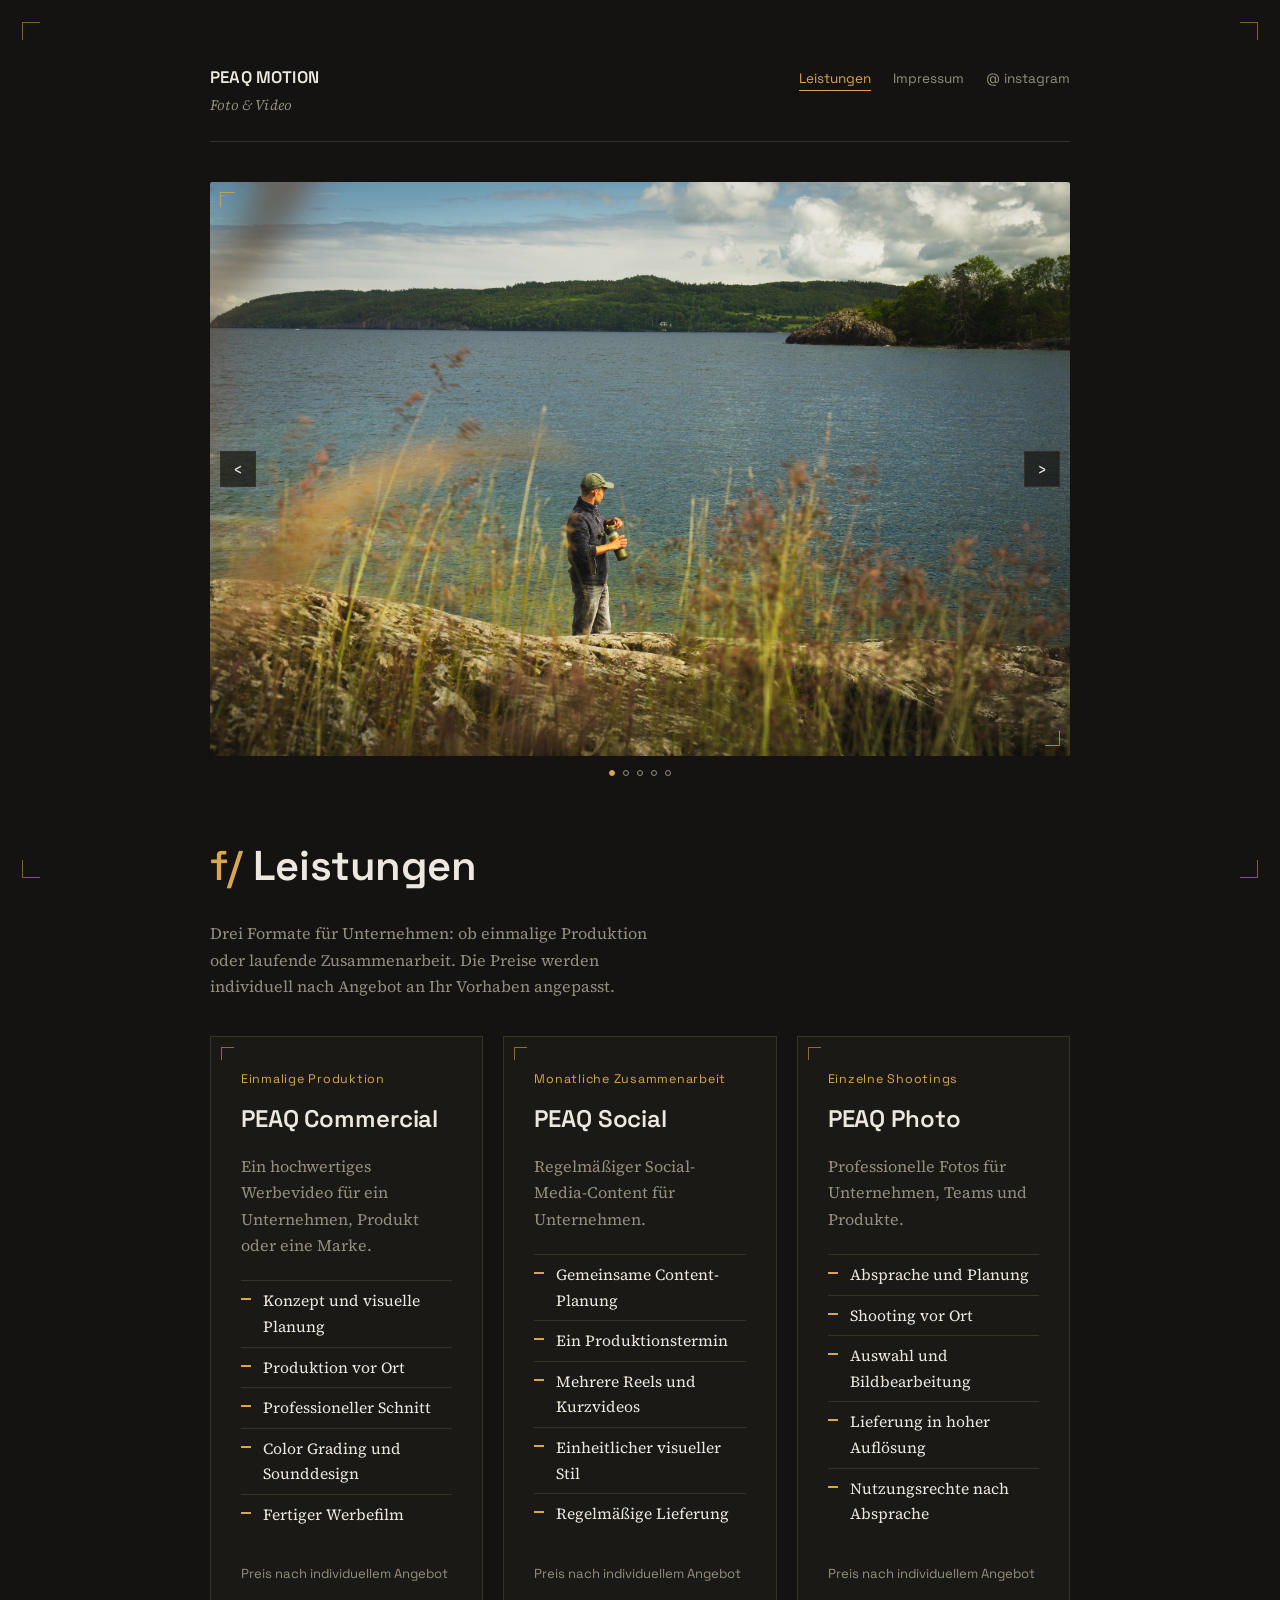
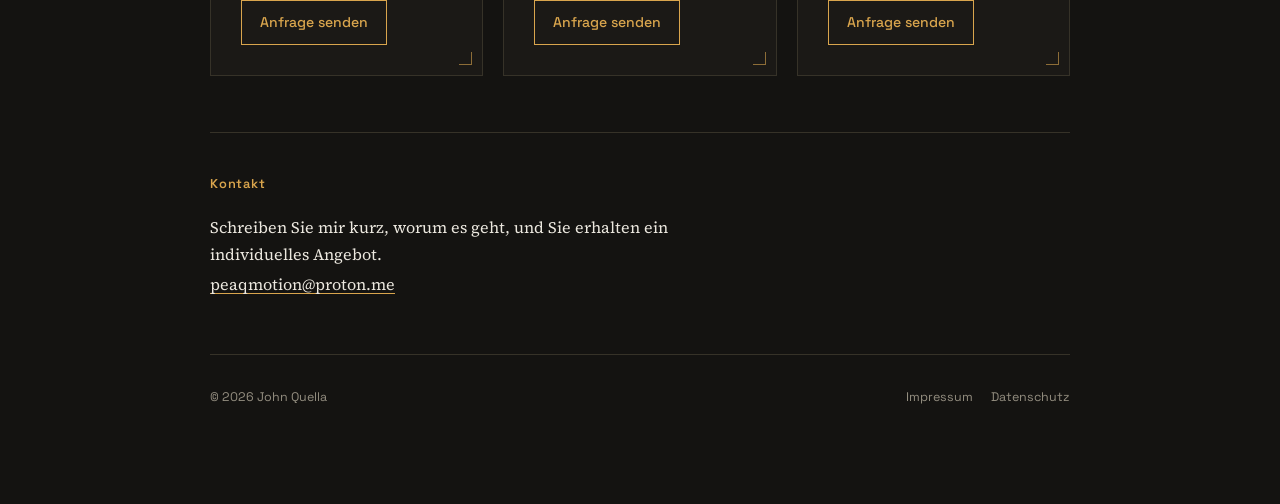
<file: index.html>
<!DOCTYPE html>
<html lang="de">
<head>
<meta charset="UTF-8">
<meta name="viewport" content="width=device-width, initial-scale=1">
<title>PEAQ MOTION – Foto &amp; Video</title>
<meta name="description" content="PEAQ MOTION – Werbevideos und Social-Media-Content für Unternehmen. Foto und Video aus Rostock.">
<link rel="icon" href="favicon.svg" type="image/svg+xml">
<link rel="stylesheet" href="style.css">
</head>
<body>

  <div class="frame-mark tl"></div>
  <div class="frame-mark tr"></div>
  <div class="frame-mark bl"></div>
  <div class="frame-mark br"></div>

  <main>
    <header>
      <a class="brand" href="index.html">
        PEAQ MOTION
        <span>Foto &amp; Video</span>
      </a>
      <nav>
        <a href="index.html" aria-current="page">Leistungen</a>
        <a href="impressum.html">Impressum</a>
        <a href="https://instagram.com/peaq.motion">@ instagram</a>
      </nav>
    </header>

    <div class="carousel" aria-roledescription="Karussell" aria-label="Fotos">
      <div class="carousel-viewport">
        <div class="carousel-track" id="carTrack">
          <figure class="slide"><img src="fotos/foto-1.jpeg" alt="" loading="lazy" onerror="this.parentElement.classList.add('slide--empty')"><span class="ph">Foto 1</span></figure>
          <figure class="slide"><img src="fotos/foto-2.jpeg" alt="" loading="lazy" onerror="this.parentElement.classList.add('slide--empty')"><span class="ph">Foto 2</span></figure>
          <figure class="slide"><img src="fotos/foto-3.jpeg" alt="" loading="lazy" onerror="this.parentElement.classList.add('slide--empty')"><span class="ph">Foto 3</span></figure>
          <figure class="slide"><img src="fotos/foto-4.jpeg" alt="" loading="lazy" onerror="this.parentElement.classList.add('slide--empty')"><span class="ph">Foto 4</span></figure>
          <figure class="slide"><img src="fotos/foto-5.jpeg" alt="" loading="lazy" onerror="this.parentElement.classList.add('slide--empty')"><span class="ph">Foto 5</span></figure>
        </div>
        <button class="car-btn prev" id="carPrev" aria-label="Vorheriges Foto">‹</button>
        <button class="car-btn next" id="carNext" aria-label="Nächstes Foto">›</button>
      </div>
      <div class="car-dots" id="carDots"></div>
    </div>

    <div class="block">
      <h1><span class="fstop">f/</span> Leistungen</h1>
      <p class="intro">Drei Formate für Unternehmen: ob einmalige Produktion oder laufende Zusammenarbeit. Die Preise werden individuell nach Angebot an Ihr Vorhaben angepasst.</p>

      <div class="cards">
        <article class="card">
          <p class="tag">Einmalige Produktion</p>
          <h3>PEAQ Commercial</h3>
          <p class="lead">Ein hochwertiges Werbevideo für ein Unternehmen, Produkt oder eine Marke.</p>
          <ul>
            <li>Konzept und visuelle Planung</li>
            <li>Produktion vor Ort</li>
            <li>Professioneller Schnitt</li>
            <li>Color Grading und Sounddesign</li>
            <li>Fertiger Werbefilm</li>
          </ul>
          <p class="price">Preis nach individuellem Angebot</p>
          <a class="btn" href="mailto:peaqmotion@proton.me?subject=Anfrage%20PEAQ%20Commercial">Anfrage senden</a>
        </article>

        <article class="card">
          <p class="tag">Monatliche Zusammenarbeit</p>
          <h3>PEAQ Social</h3>
          <p class="lead">Regelmäßiger Social-Media-Content für Unternehmen.</p>
          <ul>
            <li>Gemeinsame Content-Planung</li>
            <li>Ein Produktionstermin</li>
            <li>Mehrere Reels und Kurzvideos</li>
            <li>Einheitlicher visueller Stil</li>
            <li>Regelmäßige Lieferung</li>
          </ul>
          <p class="price">Preis nach individuellem Angebot</p>
          <a class="btn" href="mailto:peaqmotion@proton.me?subject=Anfrage%20PEAQ%20Social">Anfrage senden</a>
        </article>

        <article class="card">
  <p class="tag">Einzelne Shootings</p>
  <h3>PEAQ Photo</h3>
  <p class="lead">Professionelle Fotos für Unternehmen, Teams und Produkte.</p>
  <ul>
    <li>Absprache und Planung</li>
    <li>Shooting vor Ort</li>
    <li>Auswahl und Bildbearbeitung</li>
    <li>Lieferung in hoher Auflösung</li>
    <li>Nutzungsrechte nach Absprache</li>
  </ul>
  <p class="price">Preis nach individuellem Angebot</p>
  <a class="btn" href="mailto:peaqmotion@proton.me?subject=Anfrage%20PEAQ%20Photo">Anfrage senden</a>
</article>
      </div>
    </div>

    <div class="block">
      <h2>Kontakt</h2>
      <p>Schreiben Sie mir kurz, worum es geht, und Sie erhalten ein individuelles Angebot.</p>
      <p><a class="mail" href="mailto:peaqmotion@proton.me">peaqmotion@proton.me</a></p>
    </div>

    <footer>
      <span>© 2026 John Quella</span>
      <span class="links">
        <a href="impressum.html">Impressum</a>
        <a href="impressum.html#datenschutz">Datenschutz</a>
      </span>
    </footer>
  </main>

  <script>
    (function () {
      var track = document.getElementById('carTrack');
      var dotsWrap = document.getElementById('carDots');
      var slides = track.children.length;
      var current = 0;

      for (var i = 0; i < slides; i++) {
        var dot = document.createElement('button');
        dot.className = 'car-dot';
        dot.setAttribute('aria-label', 'Foto ' + (i + 1));
        dot.addEventListener('click', (function (idx) { return function () { goTo(idx); }; })(i));
        dotsWrap.appendChild(dot);
      }

      function update() {
        track.style.transform = 'translateX(-' + (current * 100) + '%)';
        var dots = dotsWrap.children;
        for (var i = 0; i < dots.length; i++) {
          dots[i].setAttribute('aria-current', i === current ? 'true' : 'false');
        }
      }
      function goTo(idx) { current = (idx + slides) % slides; update(); }

      document.getElementById('carPrev').addEventListener('click', function () { goTo(current - 1); });
      document.getElementById('carNext').addEventListener('click', function () { goTo(current + 1); });

      var carousel = document.querySelector('.carousel');
      carousel.setAttribute('tabindex', '0');
      carousel.addEventListener('keydown', function (e) {
        if (e.key === 'ArrowLeft') goTo(current - 1);
        if (e.key === 'ArrowRight') goTo(current + 1);
      });

      var startX = null;
      var viewport = document.querySelector('.carousel-viewport');
      viewport.addEventListener('touchstart', function (e) { startX = e.touches[0].clientX; }, { passive: true });
      viewport.addEventListener('touchend', function (e) {
        if (startX === null) return;
        var diff = e.changedTouches[0].clientX - startX;
        if (diff > 40) goTo(current - 1);
        if (diff < -40) goTo(current + 1);
        startX = null;
      });

      update();
    })();
  </script>
</body>
</html>
</file>
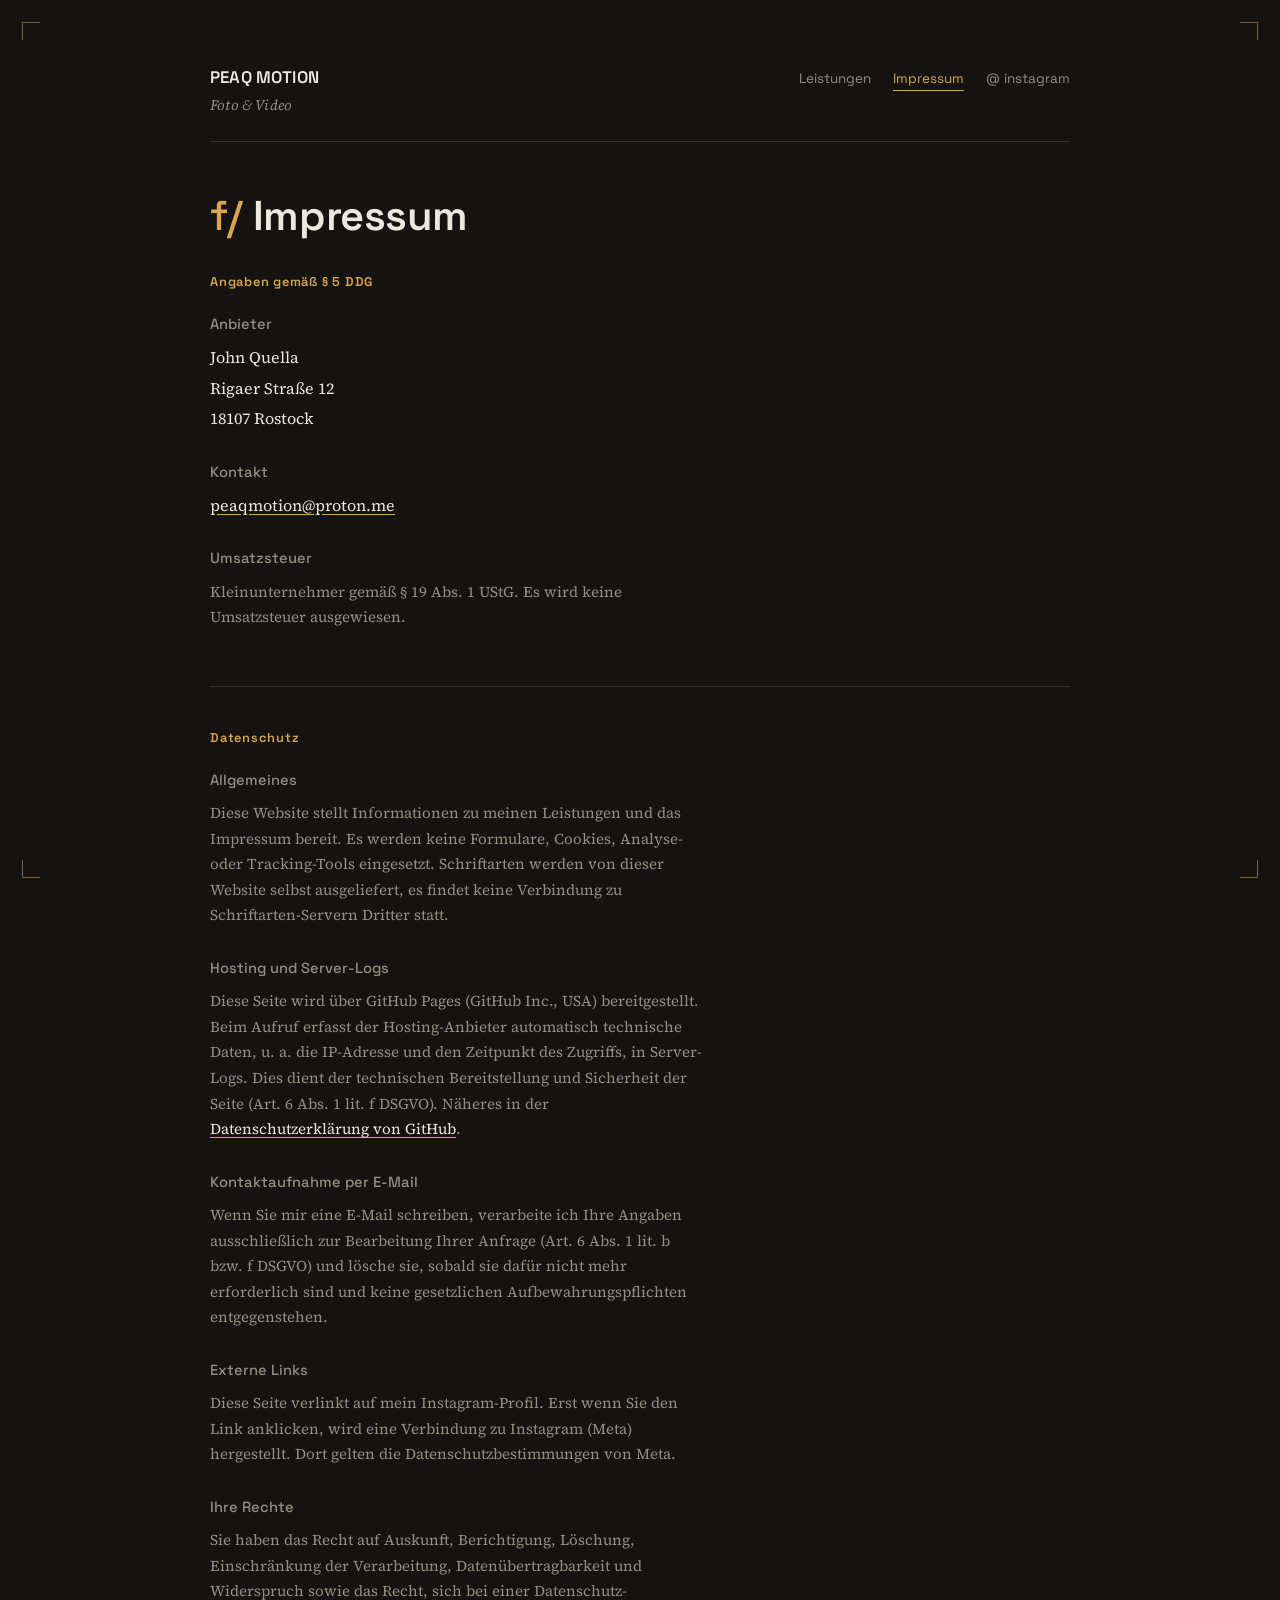
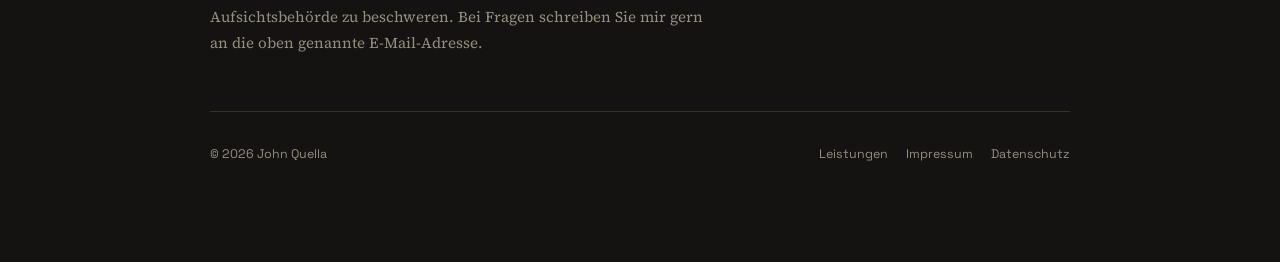
<file: impressum.html>
<!DOCTYPE html>
<html lang="de">
<head>
<meta charset="UTF-8">
<meta name="viewport" content="width=device-width, initial-scale=1">
<title>Impressum – PEAQ MOTION</title>
<link rel="icon" href="favicon.svg" type="image/svg+xml">
<link rel="stylesheet" href="style.css">
</head>
<body>

  <div class="frame-mark tl"></div>
  <div class="frame-mark tr"></div>
  <div class="frame-mark bl"></div>
  <div class="frame-mark br"></div>

  <main>
    <header>
      <a class="brand" href="index.html">
        PEAQ MOTION
        <span>Foto &amp; Video</span>
      </a>
      <nav>
        <a href="index.html">Leistungen</a>
        <a href="impressum.html" aria-current="page">Impressum</a>
        <a href="https://instagram.com/peaq.motion">@ instagram</a>
      </nav>
    </header>

    <div class="block legal" id="impressum">
      <h1><span class="fstop">f/</span> Impressum</h1>
      <h2>Angaben gemäß § 5 DDG</h2>

      <h3>Anbieter</h3>
      <p>John Quella</p>
      <p>Rigaer Straße 12</p>
      <p>18107 Rostock</p>

      <h3>Kontakt</h3>
      <p><a class="mail" href="mailto:peaqmotion@proton.me">peaqmotion@proton.me</a></p>

      <h3>Umsatzsteuer</h3>
      <p class="muted">Kleinunternehmer gemäß § 19 Abs. 1 UStG. Es wird keine Umsatzsteuer ausgewiesen.</p>
    </div>

    <div class="block legal" id="datenschutz">
      <h2>Datenschutz</h2>

      <h3>Allgemeines</h3>
      <p class="muted">
        Diese Website stellt Informationen zu meinen Leistungen und das Impressum bereit. Es werden keine
        Formulare, Cookies, Analyse- oder Tracking-Tools eingesetzt. Schriftarten werden von dieser
        Website selbst ausgeliefert, es findet keine Verbindung zu Schriftarten-Servern Dritter statt.
      </p>

      <h3>Hosting und Server-Logs</h3>
      <p class="muted">
        Diese Seite wird über GitHub Pages (GitHub Inc., USA) bereitgestellt. Beim Aufruf erfasst der
        Hosting-Anbieter automatisch technische Daten, u.&nbsp;a. die IP-Adresse und den Zeitpunkt des
        Zugriffs, in Server-Logs. Dies dient der technischen Bereitstellung und Sicherheit der Seite
        (Art.&nbsp;6 Abs.&nbsp;1 lit.&nbsp;f DSGVO). Näheres in der
        <a class="mail" href="https://docs.github.com/de/site-policy/privacy-policies/github-general-privacy-statement">Datenschutzerklärung von GitHub</a>.
      </p>

      <h3>Kontaktaufnahme per E-Mail</h3>
      <p class="muted">
        Wenn Sie mir eine E-Mail schreiben, verarbeite ich Ihre Angaben ausschließlich zur Bearbeitung
        Ihrer Anfrage (Art.&nbsp;6 Abs.&nbsp;1 lit.&nbsp;b bzw. f DSGVO) und lösche sie, sobald sie dafür
        nicht mehr erforderlich sind und keine gesetzlichen Aufbewahrungspflichten entgegenstehen.
      </p>

      <h3>Externe Links</h3>
      <p class="muted">
        Diese Seite verlinkt auf mein Instagram-Profil. Erst wenn Sie den Link anklicken, wird eine
        Verbindung zu Instagram (Meta) hergestellt. Dort gelten die Datenschutzbestimmungen von Meta.
      </p>

      <h3>Ihre Rechte</h3>
      <p class="muted">
        Sie haben das Recht auf Auskunft, Berichtigung, Löschung, Einschränkung der Verarbeitung,
        Datenübertragbarkeit und Widerspruch sowie das Recht, sich bei einer Datenschutz-Aufsichtsbehörde
        zu beschweren. Bei Fragen schreiben Sie mir gern an die oben genannte E-Mail-Adresse.
      </p>
    </div>

    <footer>
      <span>© 2026 John Quella</span>
      <span class="links">
        <a href="index.html">Leistungen</a>
        <a href="impressum.html">Impressum</a>
        <a href="#datenschutz">Datenschutz</a>
      </span>
    </footer>
  </main>

</body>
</html>
</file>
<file: style.css>
/* PEAQ MOTION – gemeinsames Stylesheet für alle Seiten.
   Schriften liegen lokal im Ordner fonts/ (keine Verbindung zu Google). */

@font-face {
  font-family: "Space Grotesk";
  font-weight: 400;
  font-style: normal;
  font-display: swap;
  src: local("Space Grotesk Regular"), url("fonts/space-grotesk-400.woff2") format("woff2");
}
@font-face {
  font-family: "Space Grotesk";
  font-weight: 500;
  font-style: normal;
  font-display: swap;
  src: local("Space Grotesk Medium"), url("fonts/space-grotesk-500.woff2") format("woff2");
}
@font-face {
  font-family: "Space Grotesk";
  font-weight: 600;
  font-style: normal;
  font-display: swap;
  src: local("Space Grotesk SemiBold"), url("fonts/space-grotesk-600.woff2") format("woff2");
}
@font-face {
  font-family: "Source Serif 4";
  font-weight: 400;
  font-style: normal;
  font-display: swap;
  src: local("Source Serif 4 Regular"), url("fonts/source-serif-4-400.woff2") format("woff2");
}
@font-face {
  font-family: "Source Serif 4";
  font-weight: 400;
  font-style: italic;
  font-display: swap;
  src: local("Source Serif 4 Italic"), url("fonts/source-serif-4-400-italic.woff2") format("woff2");
}

:root {
  --bg: #141311;
  --bg-alt: #1b1916;
  --text: #ECE8DF;
  --text-muted: #948E80;
  --accent: #D9A54D;
  --line: #363228;
  --frame-margin: 22px;
  --sans: "Space Grotesk", "Inter", system-ui, -apple-system, "Segoe UI", sans-serif;
  --serif: "Source Serif 4", Georgia, "Times New Roman", serif;
}

* { box-sizing: border-box; }

html, body {
  margin: 0;
  padding: 0;
  background: var(--bg);
  color: var(--text);
  font-family: var(--serif);
  -webkit-font-smoothing: antialiased;
}

body {
  min-height: 100vh;
  display: flex;
  align-items: flex-start;
  justify-content: center;
  padding: 64px 24px 96px;
  line-height: 1.65;
}

/* Sucher-Eckmarken am Fensterrand */
.frame-mark {
  position: fixed;
  width: 18px;
  height: 18px;
  border: 1.5px solid var(--accent);
  opacity: 0.55;
  pointer-events: none;
}
.frame-mark.tl { top: var(--frame-margin); left: var(--frame-margin); border-right: none; border-bottom: none; }
.frame-mark.tr { top: var(--frame-margin); right: var(--frame-margin); border-left: none; border-bottom: none; }
.frame-mark.bl { bottom: var(--frame-margin); left: var(--frame-margin); border-right: none; border-top: none; }
.frame-mark.br { bottom: var(--frame-margin); right: var(--frame-margin); border-left: none; border-top: none; }

main {
  width: 100%;
  max-width: 860px;
}

/* ---------- Kopfzeile ---------- */
header {
  display: flex;
  align-items: baseline;
  justify-content: space-between;
  gap: 16px;
  margin-bottom: 40px;
  padding-bottom: 24px;
  border-bottom: 1px solid var(--line);
}

.brand {
  font-family: var(--sans);
  font-weight: 600;
  font-size: 1.05rem;
  letter-spacing: 0.01em;
  color: var(--text);
  text-decoration: none;
}
.brand span {
  display: block;
  font-family: var(--serif);
  font-weight: 400;
  font-style: italic;
  font-size: 0.9rem;
  color: var(--text-muted);
  margin-top: 2px;
}

nav { display: flex; gap: 22px; }
nav a {
  font-family: var(--sans);
  font-size: 0.85rem;
  color: var(--text-muted);
  text-decoration: none;
  border-bottom: 1px solid transparent;
}
nav a:hover, nav a:focus-visible,
nav a[aria-current="page"] { color: var(--accent); border-bottom-color: var(--accent); }

/* ---------- Typografie ---------- */
h1 {
  font-family: var(--sans);
  font-weight: 600;
  font-size: clamp(2rem, 5vw, 2.6rem);
  letter-spacing: -0.01em;
  margin: 0 0 20px 0;
  color: var(--text);
}
h1 .fstop { color: var(--accent); font-weight: 500; }

h2 {
  font-family: var(--sans);
  font-weight: 600;
  font-size: 0.8rem;
  letter-spacing: 0.06em;
  color: var(--accent);
  margin: 0 0 20px 0;
}

p {
  margin: 0 0 4px 0;
  font-size: 1rem;
  max-width: 62ch;
}
p.muted {
  color: var(--text-muted);
  font-size: 0.94rem;
  line-height: 1.7;
}

a.mail {
  color: var(--text);
  text-decoration-color: var(--accent);
  text-underline-offset: 3px;
}
a.mail:hover, a.mail:focus-visible { color: var(--accent); }

.edit { color: #C98B8B; font-style: italic; }

.block {
  margin-bottom: 56px;
}
.block + .block {
  padding-top: 40px;
  border-top: 1px solid var(--line);
}

/* ---------- Impressum / Datenschutz ---------- */
.legal h3 {
  font-family: var(--sans);
  font-weight: 500;
  font-size: 0.92rem;
  color: var(--text-muted);
  margin: 28px 0 8px 0;
}
.legal h3:first-of-type { margin-top: 0; }

/* ---------- Karussell ---------- */
.carousel { position: relative; margin-bottom: 56px; }
.carousel-viewport { position: relative; overflow: hidden; border-radius: 2px; }
.carousel-track { display: flex; transition: transform 0.5s cubic-bezier(0.65, 0, 0.35, 1); }
@media (prefers-reduced-motion: reduce) {
  .carousel-track { transition: none; }
}

.slide {
  flex: 0 0 100%;
  margin: 0;
  position: relative;
  aspect-ratio: 3 / 2;
  background: var(--bg-alt);
}
.slide img { width: 100%; height: 100%; object-fit: cover; display: block; }

.slide--empty img { display: none; }
.slide--empty .ph {
  position: absolute;
  inset: 0;
  display: flex;
  align-items: center;
  justify-content: center;
  font-family: var(--sans);
  font-size: 0.85rem;
  color: var(--text-muted);
  border: 1px dashed var(--line);
}
.slide .ph { display: none; }
.slide--empty .ph { display: flex; }

.slide::before, .slide::after {
  content: "";
  position: absolute;
  width: 14px;
  height: 14px;
  border: 1.5px solid var(--accent);
  opacity: 0.75;
  z-index: 2;
  pointer-events: none;
}
.slide::before { top: 10px; left: 10px; border-right: none; border-bottom: none; }
.slide::after { bottom: 10px; right: 10px; border-left: none; border-top: none; }

.car-btn {
  position: absolute;
  top: 50%;
  transform: translateY(-50%);
  width: 36px;
  height: 36px;
  border: 1px solid var(--line);
  background: rgba(20, 19, 17, 0.7);
  color: var(--text);
  font-family: var(--sans);
  font-size: 1.1rem;
  line-height: 1;
  cursor: pointer;
  display: flex;
  align-items: center;
  justify-content: center;
  z-index: 3;
}
.car-btn:hover, .car-btn:focus-visible { color: var(--accent); border-color: var(--accent); }
.car-btn.prev { left: 10px; }
.car-btn.next { right: 10px; }

.car-dots { display: flex; justify-content: center; gap: 8px; margin-top: 14px; }
.car-dot {
  width: 6px;
  height: 6px;
  border-radius: 50%;
  border: 1px solid var(--text-muted);
  background: transparent;
  padding: 0;
  cursor: pointer;
}
.car-dot[aria-current="true"] { background: var(--accent); border-color: var(--accent); }

/* ---------- Leistungs-Karten ---------- */
.intro { color: var(--text-muted); margin-bottom: 36px; max-width: 58ch; }

.cards {
  display: grid;
  grid-template-columns: repeat(auto-fit, minmax(240px, 1fr));
  gap: 20px;
}

.card {
  position: relative;
  display: flex;
  flex-direction: column;
  padding: 32px 30px 30px;
  background: var(--bg-alt);
  border: 1px solid var(--line);
}
.card::before, .card::after {
  content: "";
  position: absolute;
  width: 12px;
  height: 12px;
  border: 1.5px solid var(--accent);
  opacity: 0.6;
  pointer-events: none;
}
.card::before { top: 10px; left: 10px; border-right: none; border-bottom: none; }
.card::after { bottom: 10px; right: 10px; border-left: none; border-top: none; }

.card .tag {
  font-family: var(--sans);
  font-size: 0.78rem;
  letter-spacing: 0.06em;
  color: var(--accent);
  margin: 0 0 10px 0;
}
.card h3 {
  font-family: var(--sans);
  font-weight: 600;
  font-size: 1.5rem;
  letter-spacing: -0.005em;
  margin: 0 0 14px 0;
  color: var(--text);
}
.card .lead { color: var(--text-muted); margin-bottom: 22px; }

.card ul {
  list-style: none;
  margin: 0 0 28px 0;
  padding: 0;
  flex: 1;
}
.card li {
  position: relative;
  padding: 7px 0 7px 22px;
  border-top: 1px solid var(--line);
  font-size: 0.97rem;
}
.card li::before {
  content: "";
  position: absolute;
  left: 0;
  top: 1.1em;
  width: 10px;
  height: 2px;
  background: var(--accent);
}

.card .price {
  font-family: var(--sans);
  font-size: 0.82rem;
  color: var(--text-muted);
  margin: 0 0 16px 0;
}

.btn {
  align-self: flex-start;
  font-family: var(--sans);
  font-weight: 500;
  font-size: 0.88rem;
  color: var(--accent);
  text-decoration: none;
  padding: 10px 18px;
  border: 1px solid var(--accent);
  transition: background 0.2s, color 0.2s;
}
.btn:hover, .btn:focus-visible { background: var(--accent); color: var(--bg); }

/* ---------- Fußzeile ---------- */
footer {
  padding-top: 32px;
  border-top: 1px solid var(--line);
  font-family: var(--sans);
  font-size: 0.78rem;
  color: var(--text-muted);
  display: flex;
  justify-content: space-between;
  flex-wrap: wrap;
  gap: 8px 24px;
}
footer a { color: var(--text-muted); text-decoration: none; border-bottom: 1px solid transparent; }
footer a:hover, footer a:focus-visible { color: var(--accent); border-bottom-color: var(--accent); }
footer .links { display: flex; gap: 18px; }

@media (max-width: 560px) {
  body { padding: 40px 20px 72px; }
  header { flex-direction: column; align-items: flex-start; gap: 14px; }
  .card { padding: 28px 22px 26px; }
}
</file>
